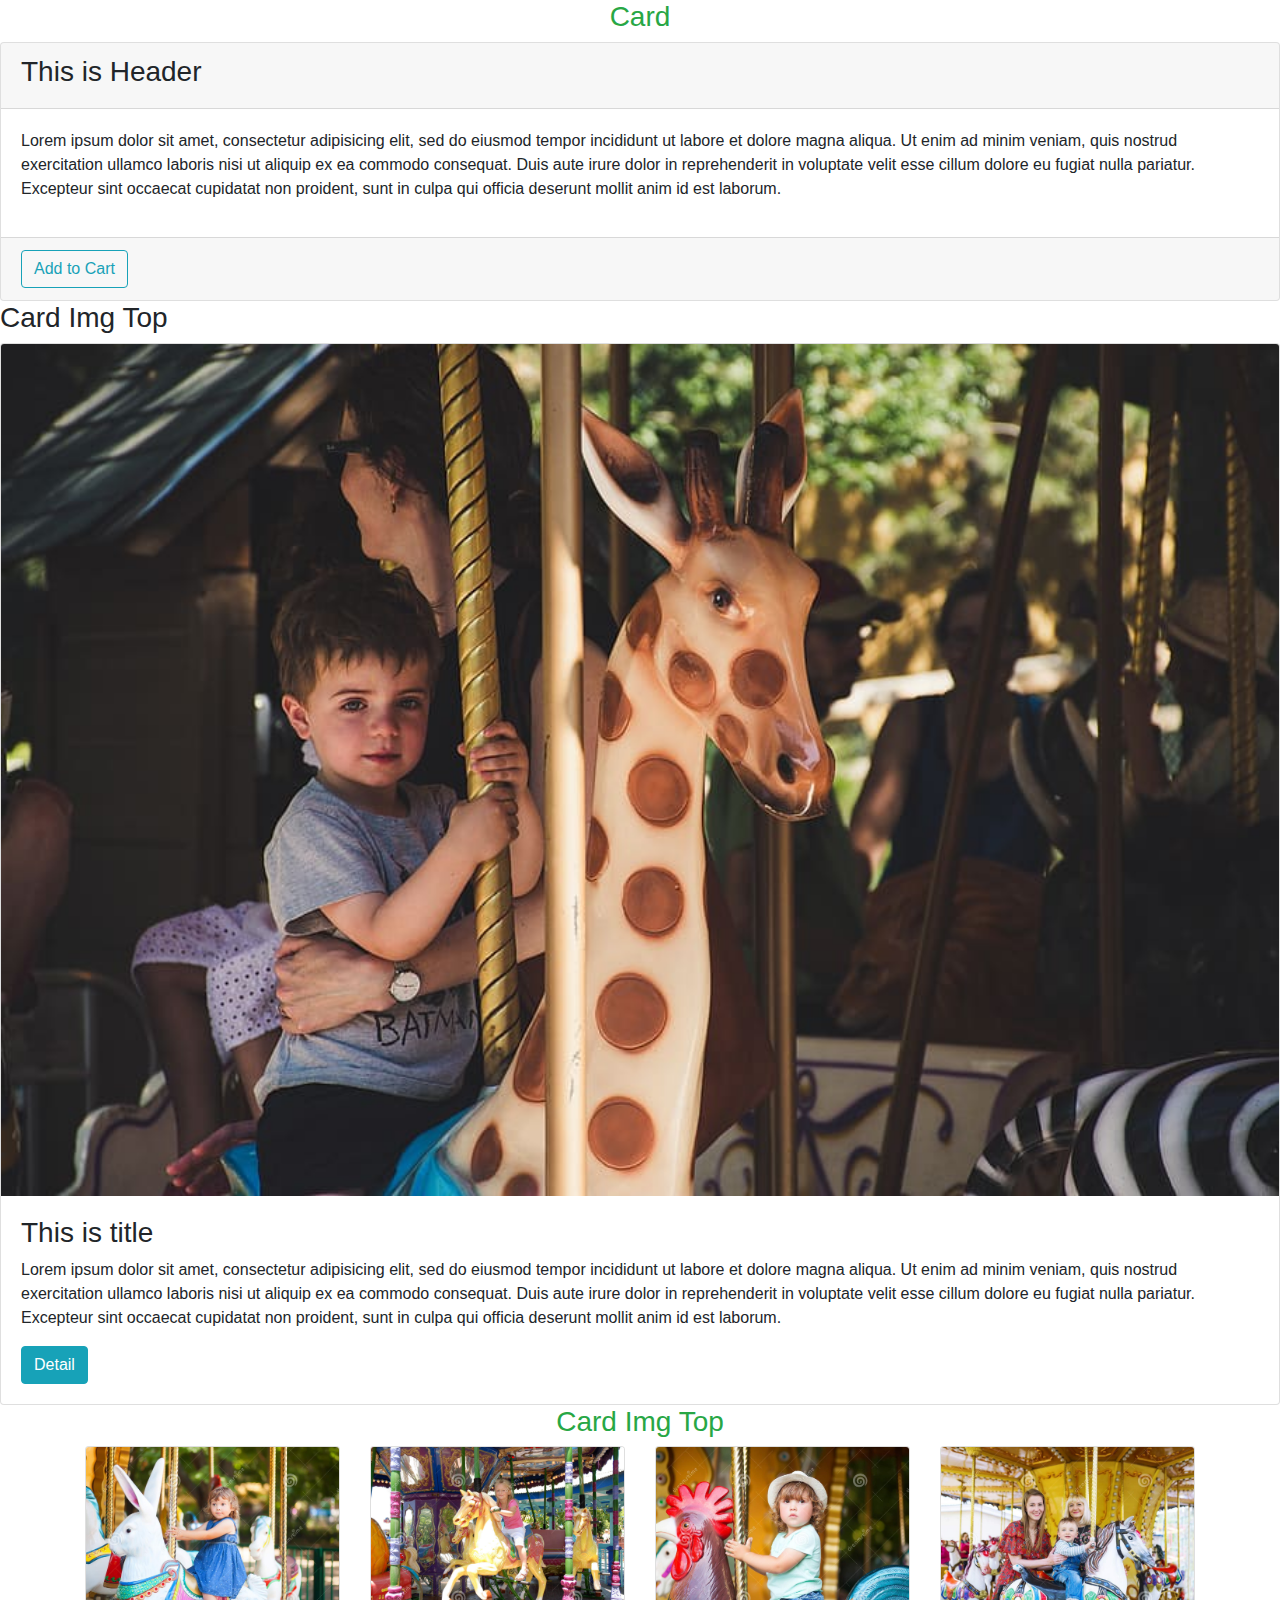
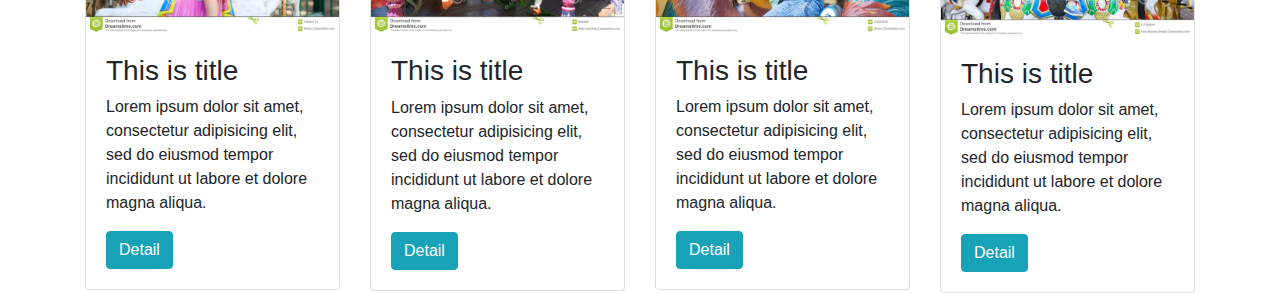
<file: card.html>
<!DOCTYPE html>
<html>
<head>
	<title></title>
	<link rel="stylesheet" type="text/css" href="boot/css/bootstrap.min.css">
</head>
<body>
	<h3 class="text-center text-success">Card</h3>
	<div class="card">
		<div class="card-header">
			<h3>This is Header</h3>
		</div>
		<div class="card-body">
			<p>Lorem ipsum dolor sit amet, consectetur adipisicing elit, sed do eiusmod
			tempor incididunt ut labore et dolore magna aliqua. Ut enim ad minim veniam,
			quis nostrud exercitation ullamco laboris nisi ut aliquip ex ea commodo
			consequat. Duis aute irure dolor in reprehenderit in voluptate velit esse
			cillum dolore eu fugiat nulla pariatur. Excepteur sint occaecat cupidatat non
			proident, sunt in culpa qui officia deserunt mollit anim id est laborum.</p>
		</div>
		<div class="card-footer">
			<button class="btn btn-outline-info">Add to Cart</button>
		</div>
	</div>
	<h3>Card Img Top</h3>
	<div class="card "><!-- w-25 h-25 -->
		<img src="img/c7.jpg" class="card-img-top">
		<div class="card-body" >
			<h3>This is title</h3>
			<p>Lorem ipsum dolor sit amet, consectetur adipisicing elit, sed do eiusmod
			tempor incididunt ut labore et dolore magna aliqua. Ut enim ad minim veniam,
			quis nostrud exercitation ullamco laboris nisi ut aliquip ex ea commodo
			consequat. Duis aute irure dolor in reprehenderit in voluptate velit esse
			cillum dolore eu fugiat nulla pariatur. Excepteur sint occaecat cupidatat non
			proident, sunt in culpa qui officia deserunt mollit anim id est laborum.</p>
			<button class="btn btn-info">Detail</button>
		</div>
	</div>
	<h3 class="text-center text-success">Card Img Top</h3>
	<div class="container">
		<div class="row">
			<div class="col-md-3">
				<div class="card "><!-- w-25 h-25 -->
					<img src="img/c10.jpg" class="card-img-top">
					<div class="card-body" >
						<h3>This is title</h3>
						<p>Lorem ipsum dolor sit amet, consectetur adipisicing elit, sed do eiusmod
						tempor incididunt ut labore et dolore magna aliqua. </p>
						<button class="btn btn-info">Detail</button>
					</div>
				</div>
			</div>
			<div class="col-md-3">
				<div class="card "><!-- w-25 h-25 -->
					<img src="img/c12.jpg" class="card-img-top">
					<div class="card-body" >
						<h3>This is title</h3>
						<p>Lorem ipsum dolor sit amet, consectetur adipisicing elit, sed do eiusmod
						tempor incididunt ut labore et dolore magna aliqua. </p>
						<button class="btn btn-info">Detail</button>
					</div>
				</div>
			</div>
			<div class="col-md-3">
				<div class="card "><!-- w-25 h-25 -->
					<img src="img/c11.jpg" class="card-img-top">
					<div class="card-body" >
						<h3>This is title</h3>
						<p>Lorem ipsum dolor sit amet, consectetur adipisicing elit, sed do eiusmod
						tempor incididunt ut labore et dolore magna aliqua. </p>
						<button class="btn btn-info">Detail</button>
					</div>
				</div>
			</div>
			<div class="col-md-3">
				<div class="card "><!-- w-25 h-25 -->
					<img src="img/c9.jpg" class="card-img-top">
					<div class="card-body" >
						<h3>This is title</h3>
						<p>Lorem ipsum dolor sit amet, consectetur adipisicing elit, sed do eiusmod
						tempor incididunt ut labore et dolore magna aliqua. </p>
						<button class="btn btn-info">Detail</button>
					</div>
				</div>
			</div>
		</div>
	</div>

	<script type="text/javascript" src="boot/js/jquery.min.js"></script>
	<script type="text/javascript" src="boot/js/bootstrap.bundle.min.js"></script>
</body>
</html>
</file>
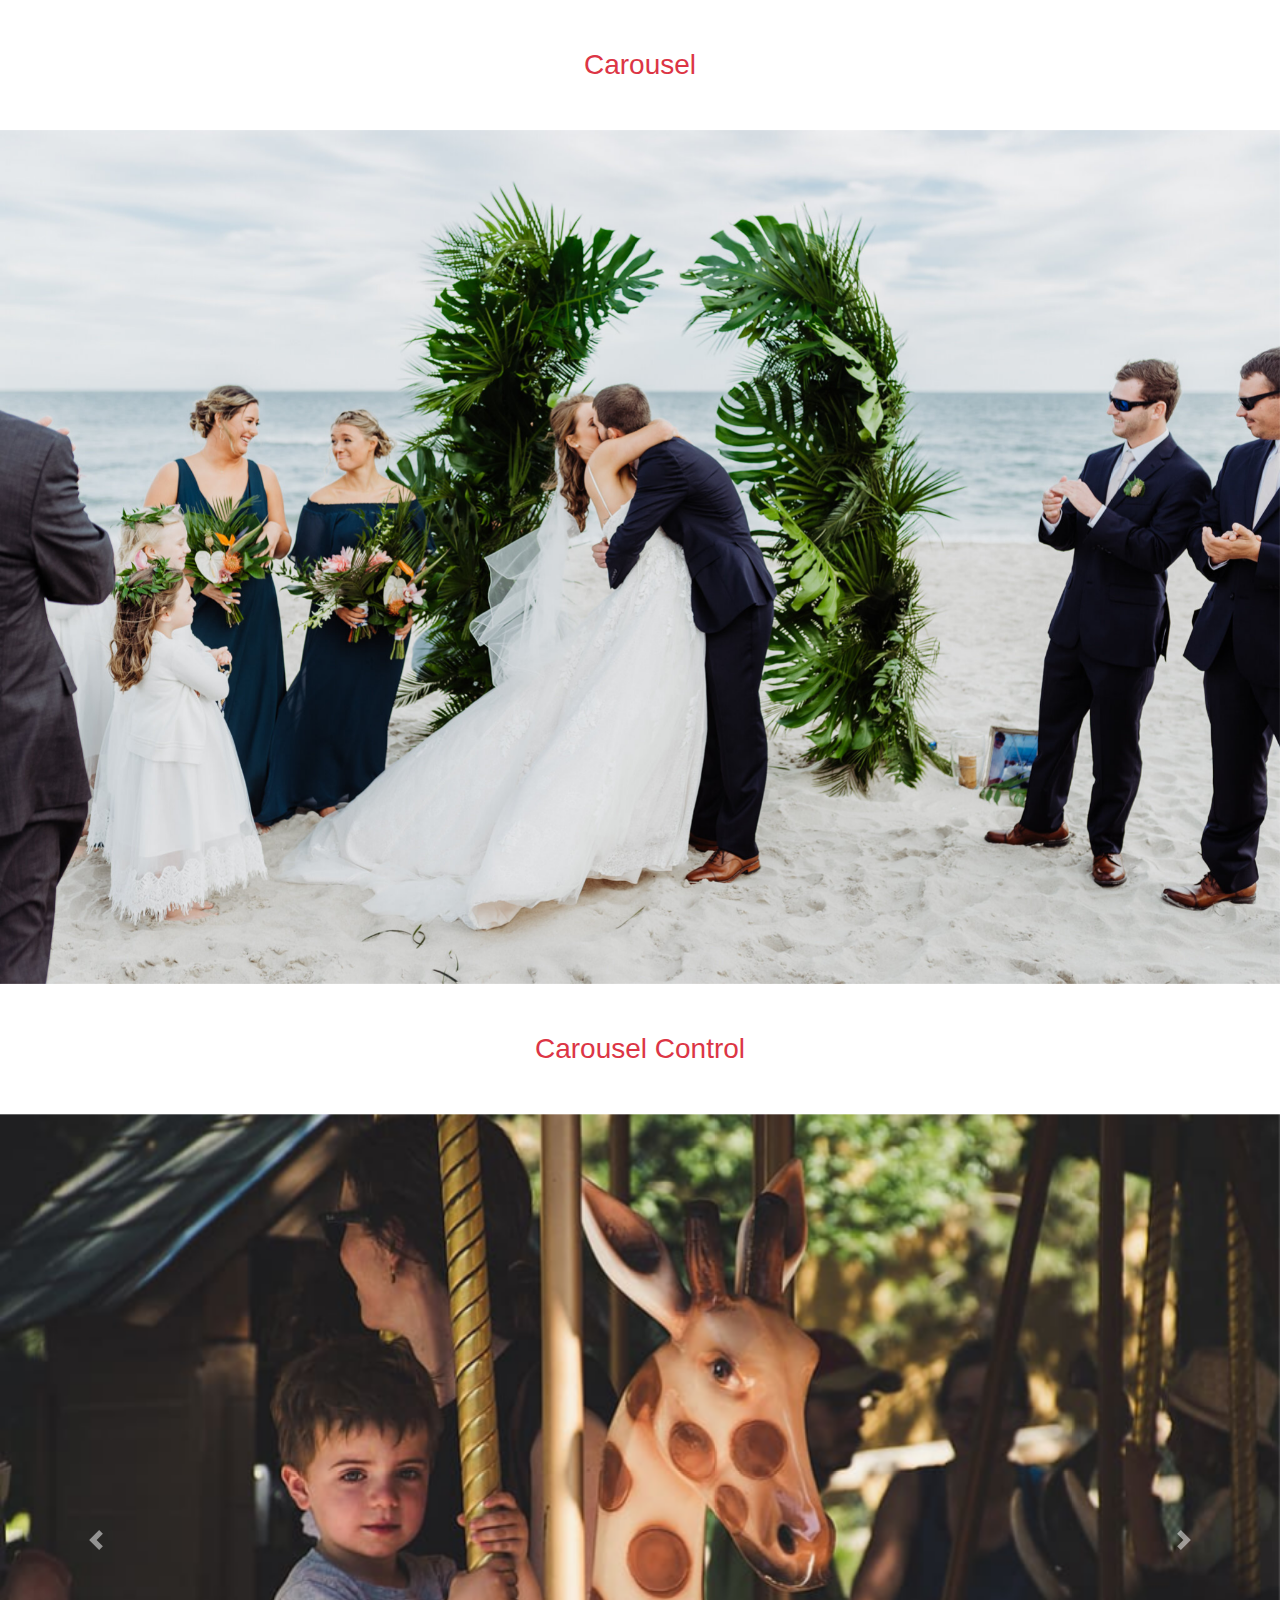
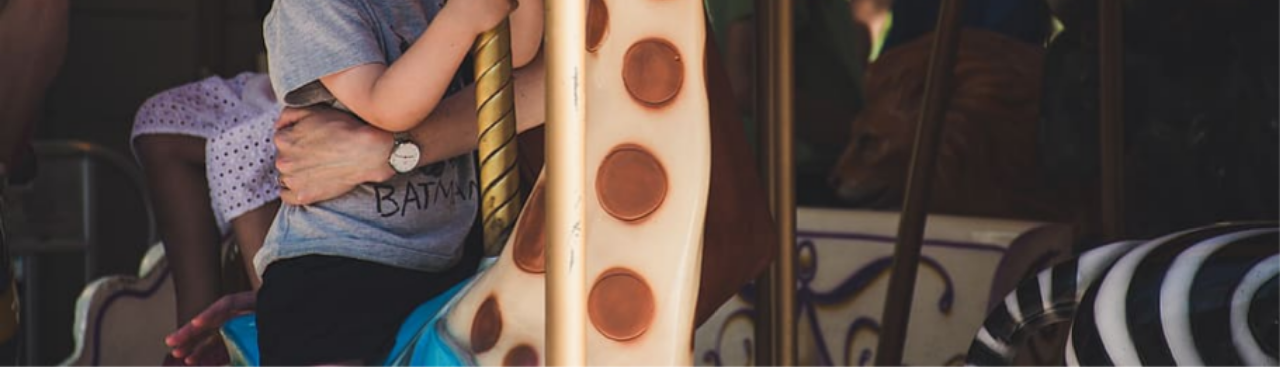
<file: carousel.html>
<!DOCTYPE html>
<html>
<head>
	<title>Carousel</title>
</head>
<body>
	<link rel="stylesheet" type="text/css" href="boot/css/bootstrap.min.css">
	<h3 class="text-center text-danger my-5">Carousel</h3>

	<div class="carousel slide" data-ride="carousel">
		<div class="carousel-inner">
			<div class="carousel-item active">
				<img src="img/c1.jpg" class="img-fluid" width="1500px" height="1000px">
			</div>
			<div class="carousel-item">
				<img src="img/c2.jpg" class="img-fluid"  width="1500px" height="1000px">
			</div>
			
		</div>
		
	</div>


	<!-- carousel control next pr -->
	<h3 class="text-center text-danger my-5">Carousel Control</h3>
	<div class="carousel slide" data-ride="carousel" id="Carousel">
		<div class="carousel-inner">
			<div class="carousel-item active">
				<img src="img/c7.jpg" class="img-fluid" width="100%" height="50px">
			</div>
			<div class="carousel-item">
				<img src="img/c8.jpg" class="img-fluid" width="100%" height="50px">
			</div>
			<div class="carousel-item">
				<img src="img/c9.jpg" class="img-fluid" width="100%" height="50px">
			</div>
			
		</div>
		<a href="#Carousel" class="carousel-control-prev" data-slide="prev">
			<span class="carousel-control-prev-icon"></span>
		</a>
		<a href="#Carousel" class="carousel-control-next" data-slide="next">
			<span class="carousel-control-next-icon"></span>
		</a>
	</div>



	<script type="text/javascript" src="boot/js/jquery.min.js"></script>
	<script type="text/javascript" src="boot/js/bootstrap.bundle.min.js"></script>
</body>
</html>
</file>
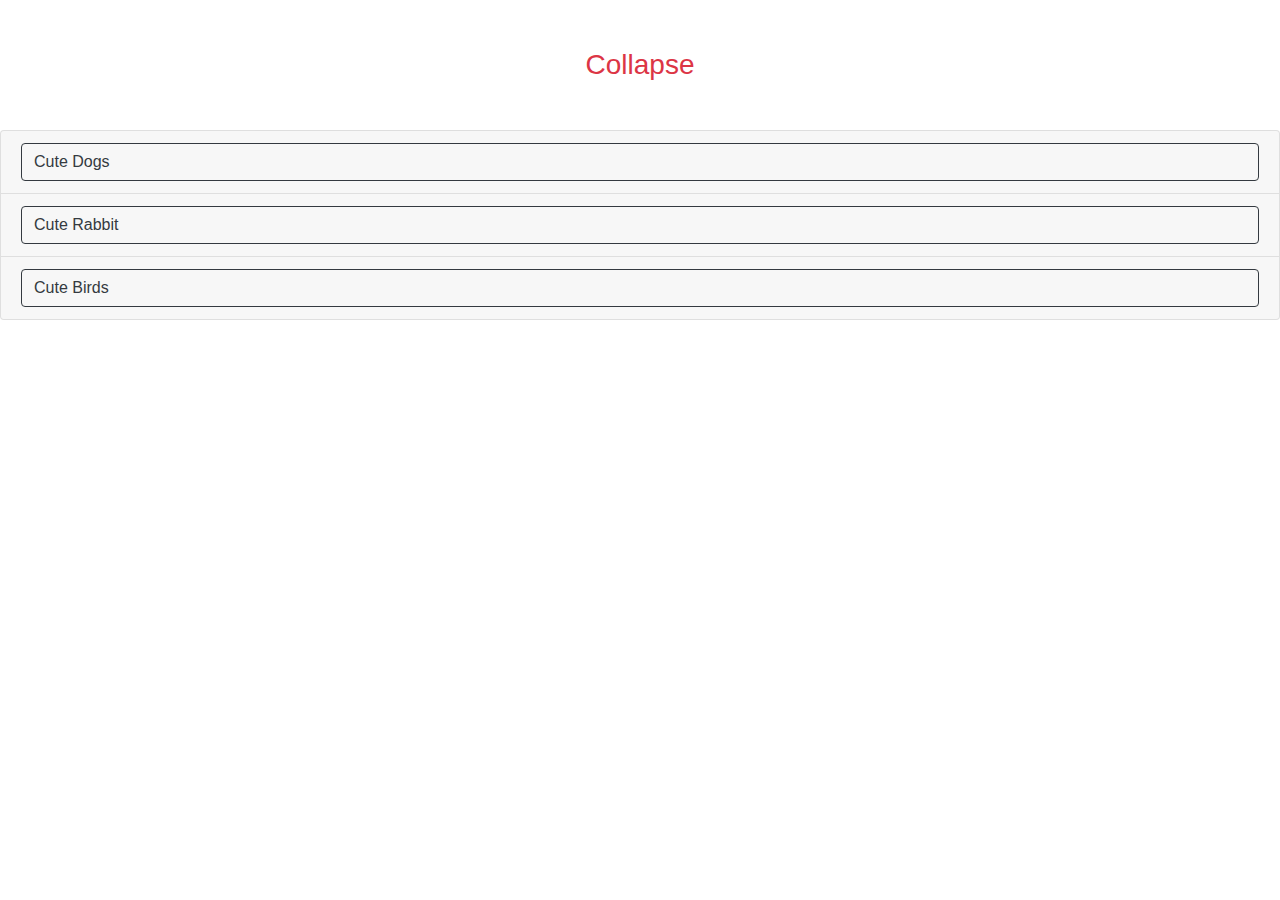
<file: collapase.html>
<!DOCTYPE html>
<html>
<head>
	<title>Collapse</title>
	<link rel="stylesheet" type="text/css" href="boot/css/bootstrap.min.css">
</head>
<body>
	<h3 class="text-center text-danger my-5">Collapse</h3>

	<div class="accordion" id="Accordion">
		<div class="card">
			<div class="card-header">
				<button class="btn btn-outline-dark btn-block text-left" data-target="#Collapse" data-toggle="collapse">Cute Dogs</button>
			</div>
			<div class="collapse" id="Collapse" data-parent="#Accordion">
				<div class="card-body">
					<p>Lorem ipsum dolor sit amet, consectetur adipisicing elit, sed do eiusmod
					tempor incididunt ut labore et dolore magna aliqua. Ut enim ad minim veniam,
					quis nostrud exercitation ullamco laboris nisi ut aliquip ex ea commodo
					consequat. Duis aute irure dolor in reprehenderit in voluptate velit esse
					cillum dolore eu fugiat nulla pariatur. Excepteur sint occaecat cupidatat non
					proident, sunt in culpa qui officia deserunt mollit anim id est laborum.</p>
					<img src="img/w6.jpg" height="100px">
				</div>
			</div>
		</div>
		<div class="card">
			<div class="card-header">
				<button class="btn btn-outline-dark btn-block text-left" data-target="#Collapse2" data-toggle="collapse">Cute Rabbit</button>
			</div>
			<div class="collapse" id="Collapse2" data-parent="#Accordion">
				<div class="card-body">
					<p>Lorem ipsum dolor sit amet, consectetur adipisicing elit, sed do eiusmod
					tempor incididunt ut labore et dolore magna aliqua. Ut enim ad minim veniam,
					quis nostrud exercitation ullamco laboris nisi ut aliquip ex ea commodo
					consequat. Duis aute irure dolor in reprehenderit in voluptate velit esse
					cillum dolore eu fugiat nulla pariatur. Excepteur sint occaecat cupidatat non
					proident, sunt in culpa qui officia deserunt mollit anim id est laborum.</p>
					<img src="img/w5.jpg" height="100px">
				</div>
			</div>
		</div>
		<div class="card">
			<div class="card-header">
				<button class="btn btn-outline-dark btn-block text-left" data-target="#Collapse3" data-toggle="collapse">Cute Birds</button>
			</div>
			<div class="collapse" id="Collapse3" data-parent="#Accordion">
				<div class="card-body">
					<p>Lorem ipsum dolor sit amet, consectetur adipisicing elit, sed do eiusmod
					tempor incididunt ut labore et dolore magna aliqua. Ut enim ad minim veniam,
					quis nostrud exercitation ullamco laboris nisi ut aliquip ex ea commodo
					consequat. Duis aute irure dolor in reprehenderit in voluptate velit esse
					cillum dolore eu fugiat nulla pariatur. Excepteur sint occaecat cupidatat non
					proident, sunt in culpa qui officia deserunt mollit anim id est laborum.</p>
					<img src="img/cb.jpg" height="100px">
				</div>
			</div>
		</div>
	</div>

	<script type="text/javascript" src="boot/js/jquery.min.js"></script>
	<script type="text/javascript" src="boot/js/bootstrap.bundle.min.js"></script>
</body>
</html>
</file>
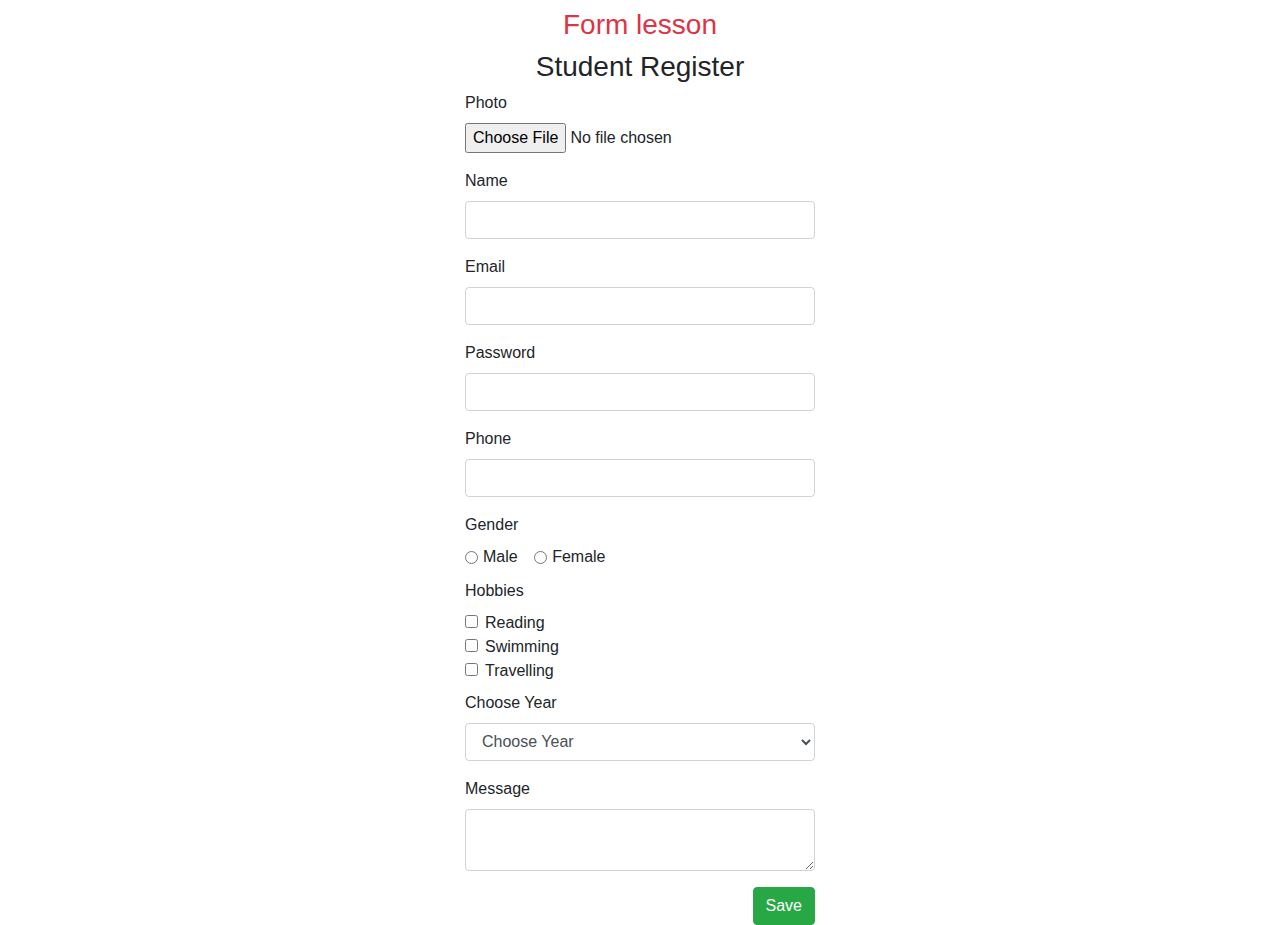
<file: form.html>
<!DOCTYPE html>
<html>
<head>
	<title>Form</title>
	<link rel="stylesheet" type="text/css" href="boot/css/bootstrap.min.css">
</head>
<body>
	<h3 class="text-center text-danger my-2">Form lesson</h3>
	<div class="container">
		<h3 class="text-center">Student Register</h3>
		<div class="row">
			<div class="offset-md-4 col-md-4">
				<form action="" method="" >
					<div class="form-group">
						<label>Photo</label>
						<input type="file" name="" class="form-control-file">
					</div>
					<div class="form-group">
						<label class="formcontrol">Name</label>
						<input type="text" name="" class="form-control">
					</div>
					<div class="form-group">
						<label>Email</label>
						<input type="email" name="" class="form-control">
					</div>
					<div class="form-group">
						<label>Password</label>
						<input type="password" name="" class="form-control">
					</div>
					<div class="form-group">
						<label for="phone">Phone</label>
						<input type="number" name="" class="form-control" id="phone">
					</div>
					<label class="d-block">Gender</label>
					<div class="form-check-inline">
						<input type="radio" name="gender" value="Male" id="Male" class="form-check-input">
						<label for="Male" class="form-check-label">Male</label>
					</div>
					<div class="form-check-inline">
						<input type="radio" name="gender" value="Female" id="Female" class="form-check-input">
						<label for="Female" class="form-check-label">Female</label>
					</div>
					<label class="d-block my-2">Hobbies</label>
					<div class="form-check">
						<input type="checkbox" name="" class="form-check-input" id="read">
						<label class="form-check-label" for="read">Reading</label>
					</div>
					<div class="form-check">
						<input type="checkbox" name="" class="form-check-input" id="swim">
						<label class="form-check-label" for="swim">Swimming</label>
					</div>
					<div class="form-check">
						<input type="checkbox" name="" class="form-check-input" id="travel">
						<label class="form-check-label" for="travel">Travelling</label>
					</div>
					<label class="my-2">Choose Year</label>
					<div class="form-group">
						<select class="form-control">
							<option>Choose Year</option>
							<option>First Year</option>
							<option>Second Year</option>
							<option>Third Year</option>
							<option>Fouth Year</option>
							<option>Final Year</option>
						</select>
					</div>
					<div class="form-group">
						<label>Message</label>
						<textarea class="form-control"></textarea>
					</div>
					<input type="submit" name="" class="btn btn-success float-right" value="Save" >
				</form>
			</div>
		</div>
	</div>

	<script type="text/javascript" src="boot/js/jquery.min.js"></script>
	<script type="text/javascript" src="boot/js/bootstrap.bundle.min.js"></script>
</body>
</html>
</file>
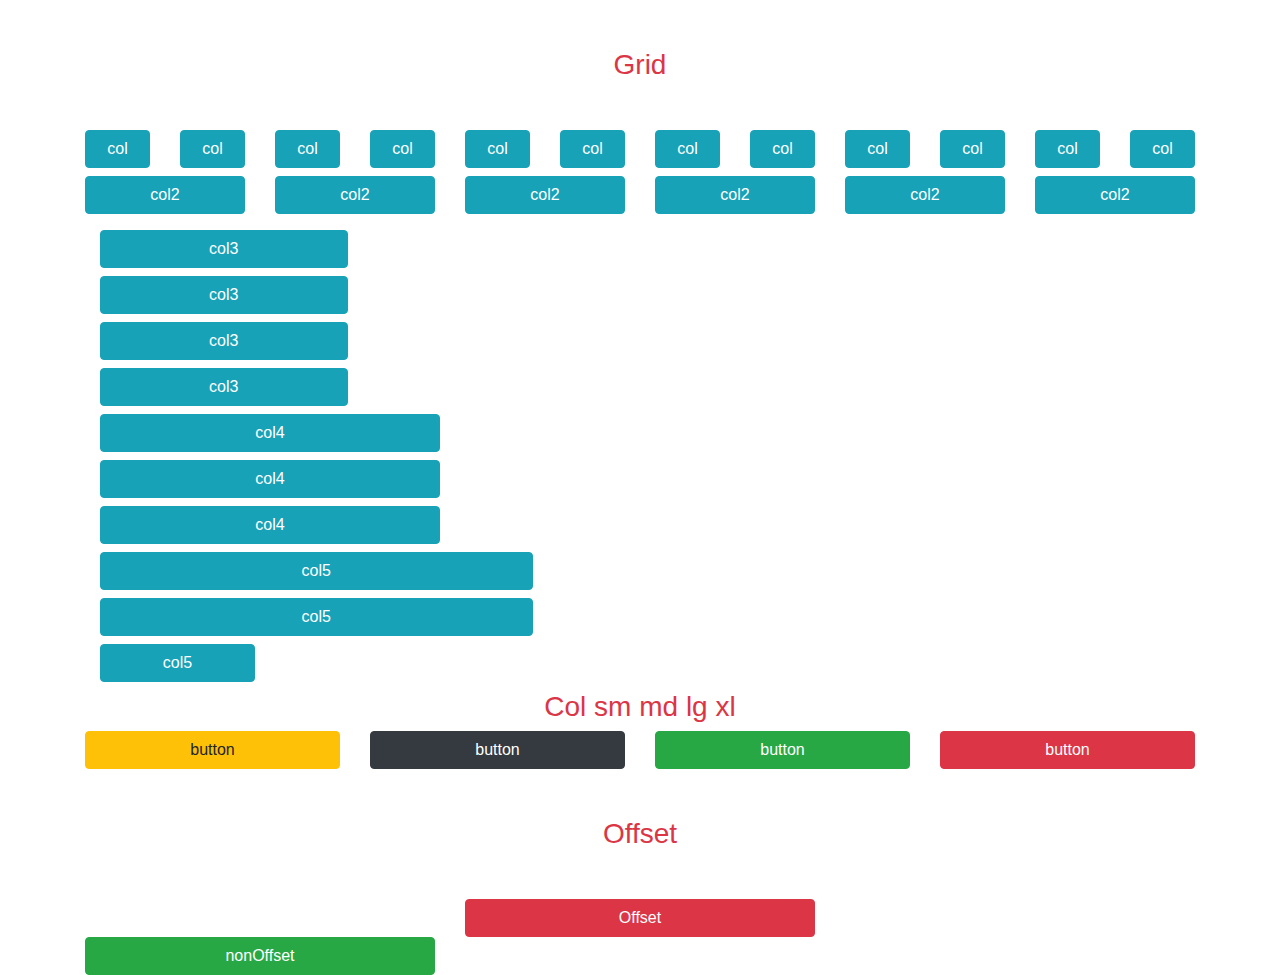
<file: grid.html>
<!DOCTYPE html>
<html>
<head>
	<title>Grid</title>
	<meta name="viewport" content="width=device-width, initial-scale=1, shrink-to-fit=no">
	<link rel="stylesheet" type="text/css" href="boot/css/bootstrap.min.css">
</head>
<body>
	<h3 class="text-danger text-center my-5">Grid</h3>
	<!-- row col -->
	<div class="container">
		<div class="row">
			<div class="col">
				<button class="btn btn-info btn-block">col</button>
			</div>
			<div class="col">
				<button class="btn btn-info btn-block">col</button>
			</div>
			<div class="col">
				<button class="btn btn-info btn-block">col</button>
			</div>
			<div class="col">
				<button class="btn btn-info btn-block">col</button>
			</div>
			<div class="col">
				<button class="btn btn-info btn-block">col</button>
			</div>
			<div class="col">
				<button class="btn btn-info btn-block">col</button>
			</div>
			<div class="col">
				<button class="btn btn-info btn-block">col</button>
			</div>
			<div class="col">
				<button class="btn btn-info btn-block">col</button>
			</div>
			<div class="col">
				<button class="btn btn-info btn-block">col</button>
			</div>
			<div class="col">
				<button class="btn btn-info btn-block">col</button>
			</div>
			<div class="col">
				<button class="btn btn-info btn-block">col</button>
			</div>
			<div class="col">
				<button class="btn btn-info btn-block">col</button>
			</div>
		</div>
		<div class="row">
			<div class="col-2 my-2">
				<button class="btn btn-info btn-block">col2</button>
			</div>
			<div class="col-2 my-2">
				<button class="btn btn-info btn-block">col2</button>
			</div>
			<div class="col-2 my-2">
				<button class="btn btn-info btn-block">col2</button>
			</div>
			<div class="col-2 my-2">
				<button class="btn btn-info btn-block">col2</button>
			</div>
			<div class="col-2 my-2">
				<button class="btn btn-info btn-block">col2</button>
			</div>
			<div class="col-2 my-2">
				<button class="btn btn-info btn-block">col2</button>
			</div>
			</div>
			<div class="col-3 my-2">
				<button class="btn btn-info btn-block">col3</button4>
			</div>
			<div class="col-3 my-2">
				<button class="btn btn-info btn-block">col3</button>
			</div>
			<div class="col-3 my-2">
				<button class="btn btn-info btn-block">col3</button>
			</div>
			<div class="col-3 my-2">
				<button class="btn btn-info btn-block">col3</button>
			</div>
			<div class="col-4 my-2">
				<button class="btn btn-info btn-block">col4</button>
			</div>
			<div class="col-4 my-2">
				<button class="btn btn-info btn-block">col4</button>
			</div>
			<div class="col-4 my-2">
				<button class="btn btn-info btn-block">col4</button>
			</div>
			<div class="col-5 my-2">
				<button class="btn btn-info btn-block">col5</button>
			</div>
			<div class="col-5 my-2">
				<button class="btn btn-info btn-block">col5</button>
			</div>
			<div class="col-2 my-2">
				<button class="btn btn-info btn-block">col5</button>
			</div>




		</div>
	</div>
	<h3 class="text-center text-danger">Col sm md lg xl</h3>
	<div class="container">
		<div class="row">
			<div class="col-sm-6 col-md-4 col-lg-3">
				<button class="btn btn-warning btn-block">button</button>
			</div>
			<div class="col-sm-6 col-md-4 col-lg-3">
				<button class="btn btn-dark btn-block">button</button>
			</div>
			<div class="col-sm-6 col-md-4 col-lg-3">
				<button class="btn btn-success btn-block">button</button>
			</div>
			<div class="col-sm-6 col-md-4 col-lg-3">
				<button class="btn btn-danger btn-block">button</button>
			</div>
		</div>
	</div>
	<h3 class="text-danger text-center  my-5">Offset</h3>
	<div class="container">
		<div class="row">
			<div class="offset-md-4 col-md-4">
				<button class="btn btn-danger btn-block">Offset</button>
			</div>
			
		</div>
		<div class="row">
			<div class=" col-md-4">
				<button class="btn btn-success btn-block">nonOffset</button>
			</div>
			
		</div>
	</div>



	<script type="text/javascript" src="boot/js/jquery.min.js"></script>
	<script type="text/javascript" src="boot/js/bootstrap.bundle.min.js"></script>
</body>
</html>
</file>
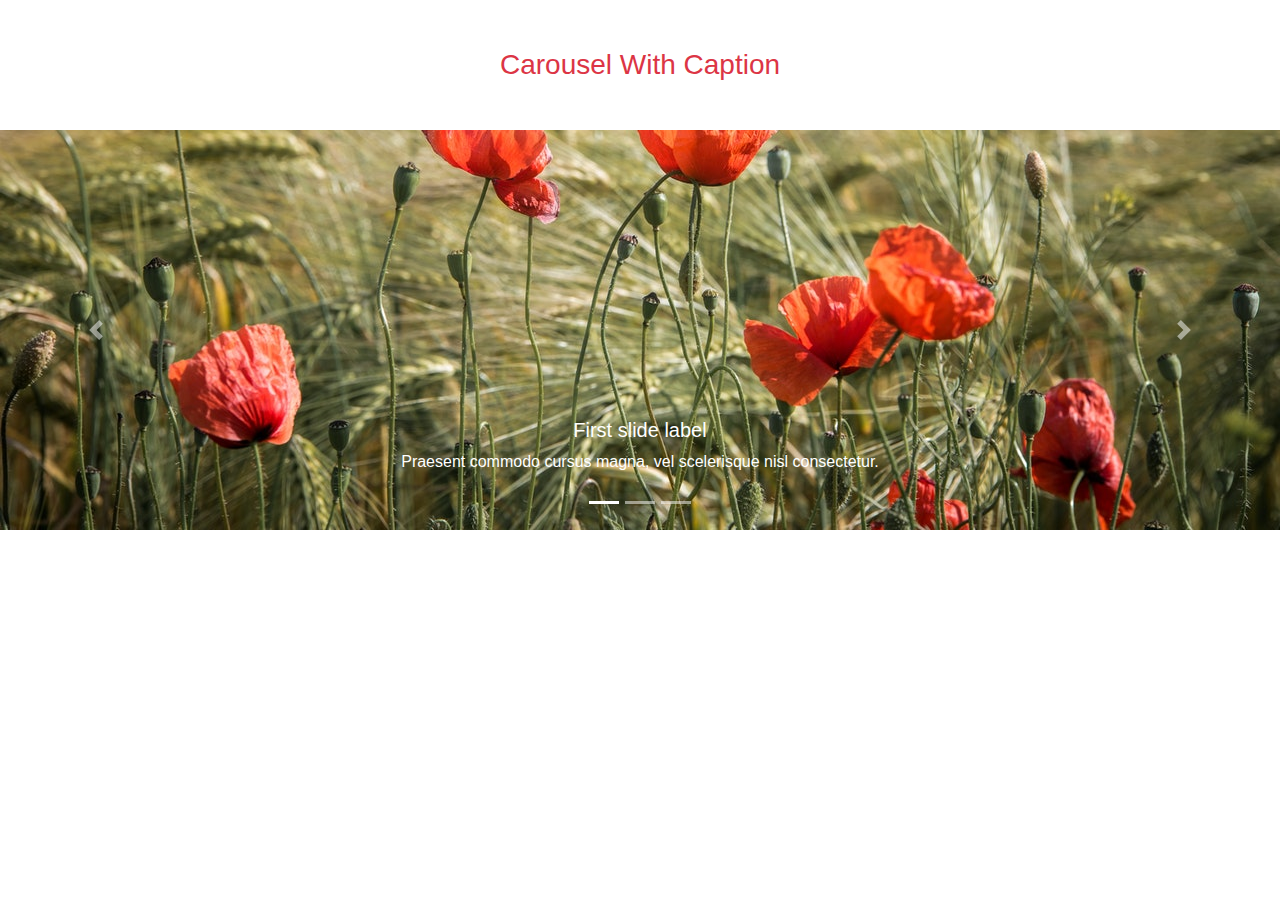
<file: hwcc.html>
<!DOCTYPE html>
<html>
<head>
	<title></title>
	<link rel="stylesheet" type="text/css" href="boot/css/bootstrap.min.css">
</head>
<body>
	<h3 class="text-center text-danger my-5">Carousel With Caption</h3>
	<div id="carouselExampleCaptions" class="carousel slide" data-ride="carousel" >
		<ol class="carousel-indicators">
    		<li data-target="#carouselExampleCaptions" data-slide-to="0" class="active"></li>
    		<li data-target="#carouselExampleCaptions" data-slide-to="1"></li>
    		<li data-target="#carouselExampleCaptions" data-slide-to="2"></li>
 		</ol>
		<div class="carousel-inner">
			<div class="carousel-item active">
				<img src="img/w8.jpg" class="img-fluid" width="100%" height="50px">
				<div class="carousel-caption d-none d-md-block">
        			<h5>First slide label</h5>
        			<p>Praesent commodo cursus magna, vel scelerisque nisl consectetur.</p>
      			</div>
			</div>
			<div class="carousel-item">
				<img src="img/w9.jpg" class="img-fluid" width="100%" height="50px">
				<div class="carousel-caption d-none d-md-block">
        			<h5>Second slide label</h5>
        			<p>Praesent commodo cursus magna, vel scelerisque nisl consectetur.</p>
      			</div>
			</div>
			<div class="carousel-item">
				<img src="img/w10.jpg" class="img-fluid" width="100%" height="50px">
				<div class="carousel-caption d-none d-md-block">
        			<h5>Third slide label</h5>
        			<p>Praesent commodo cursus magna, vel scelerisque nisl consectetur.</p>
      			</div>
			</div>
			
		</div>
		<a href="#carouselExampleCaptions" class="carousel-control-prev" data-slide="prev">
			<span class="carousel-control-prev-icon"></span>
		</a>
		<a href="#carouselExampleCaptions" class="carousel-control-next" data-slide="next">
			<span class="carousel-control-next-icon"></span>
		</a>
	</div><script type="text/javascript" src="boot/js/jquery.min.js"></script>
	<script type="text/javascript" src="boot/js/bootstrap.bundle.min.js"></script>



</body>
</html>
</file>
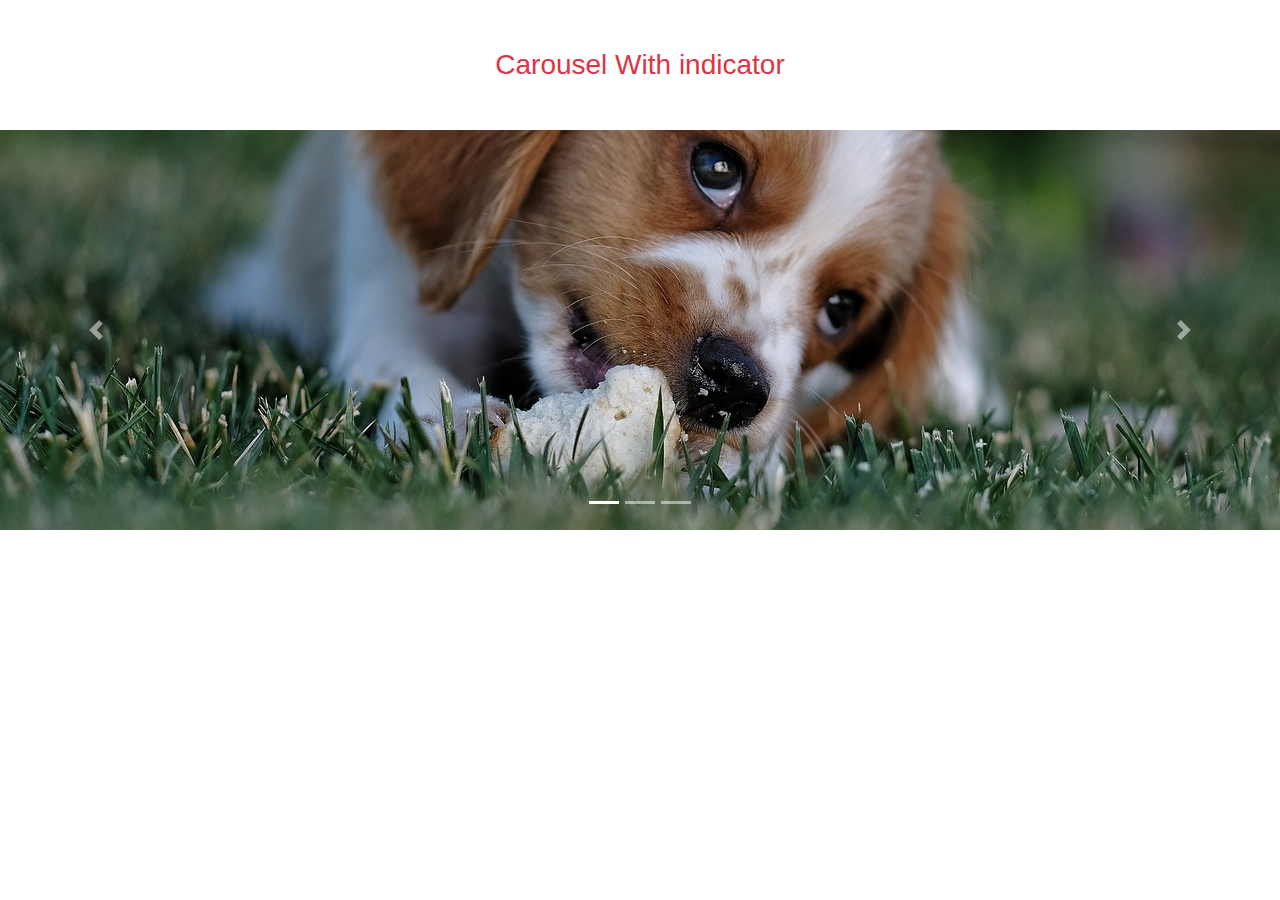
<file: hwci.html>
<!DOCTYPE html>
<html>
<head>
	<title></title>
	<link rel="stylesheet" type="text/css" href="boot/css/bootstrap.min.css">
</head>
<body>
	<h3 class="text-center text-danger my-5">Carousel With indicator</h3>
	<div id="carouselExampleIndicators" class="carousel slide" data-ride="carousel" >
		<ol class="carousel-indicators">
    		<li data-target="#carouselExampleIndicators" data-slide-to="0" class="active"></li>
    		<li data-target="#carouselExampleIndicators" data-slide-to="1"></li>
    		<li data-target="#carouselExampleIndicators" data-slide-to="2"></li>
 		</ol>
		<div class="carousel-inner">
			<div class="carousel-item active">
				<img src="img/w4.jpg" class="img-fluid" width="100%" height="50px">
			</div>
			<div class="carousel-item">
				<img src="img/w5.jpg" class="img-fluid" width="100%" height="50px">
			</div>
			<div class="carousel-item">
				<img src="img/w6.jpg" class="img-fluid" width="100%" height="50px">
			</div>
			
		</div>
		<a href="#carouselExampleIndicators" class="carousel-control-prev"  data-slide="prev">
			<span class="carousel-control-prev-icon"></span>
		</a>
		<a href="#carouselExampleIndicators" class="carousel-control-next" href="#carouselExampleIndicators" data-slide="next">
			<span class="carousel-control-next-icon"></span>
		</a>
	</div><script type="text/javascript" src="boot/js/jquery.min.js"></script>
	<script type="text/javascript" src="boot/js/bootstrap.bundle.min.js"></script>



</body>
</html>
</file>
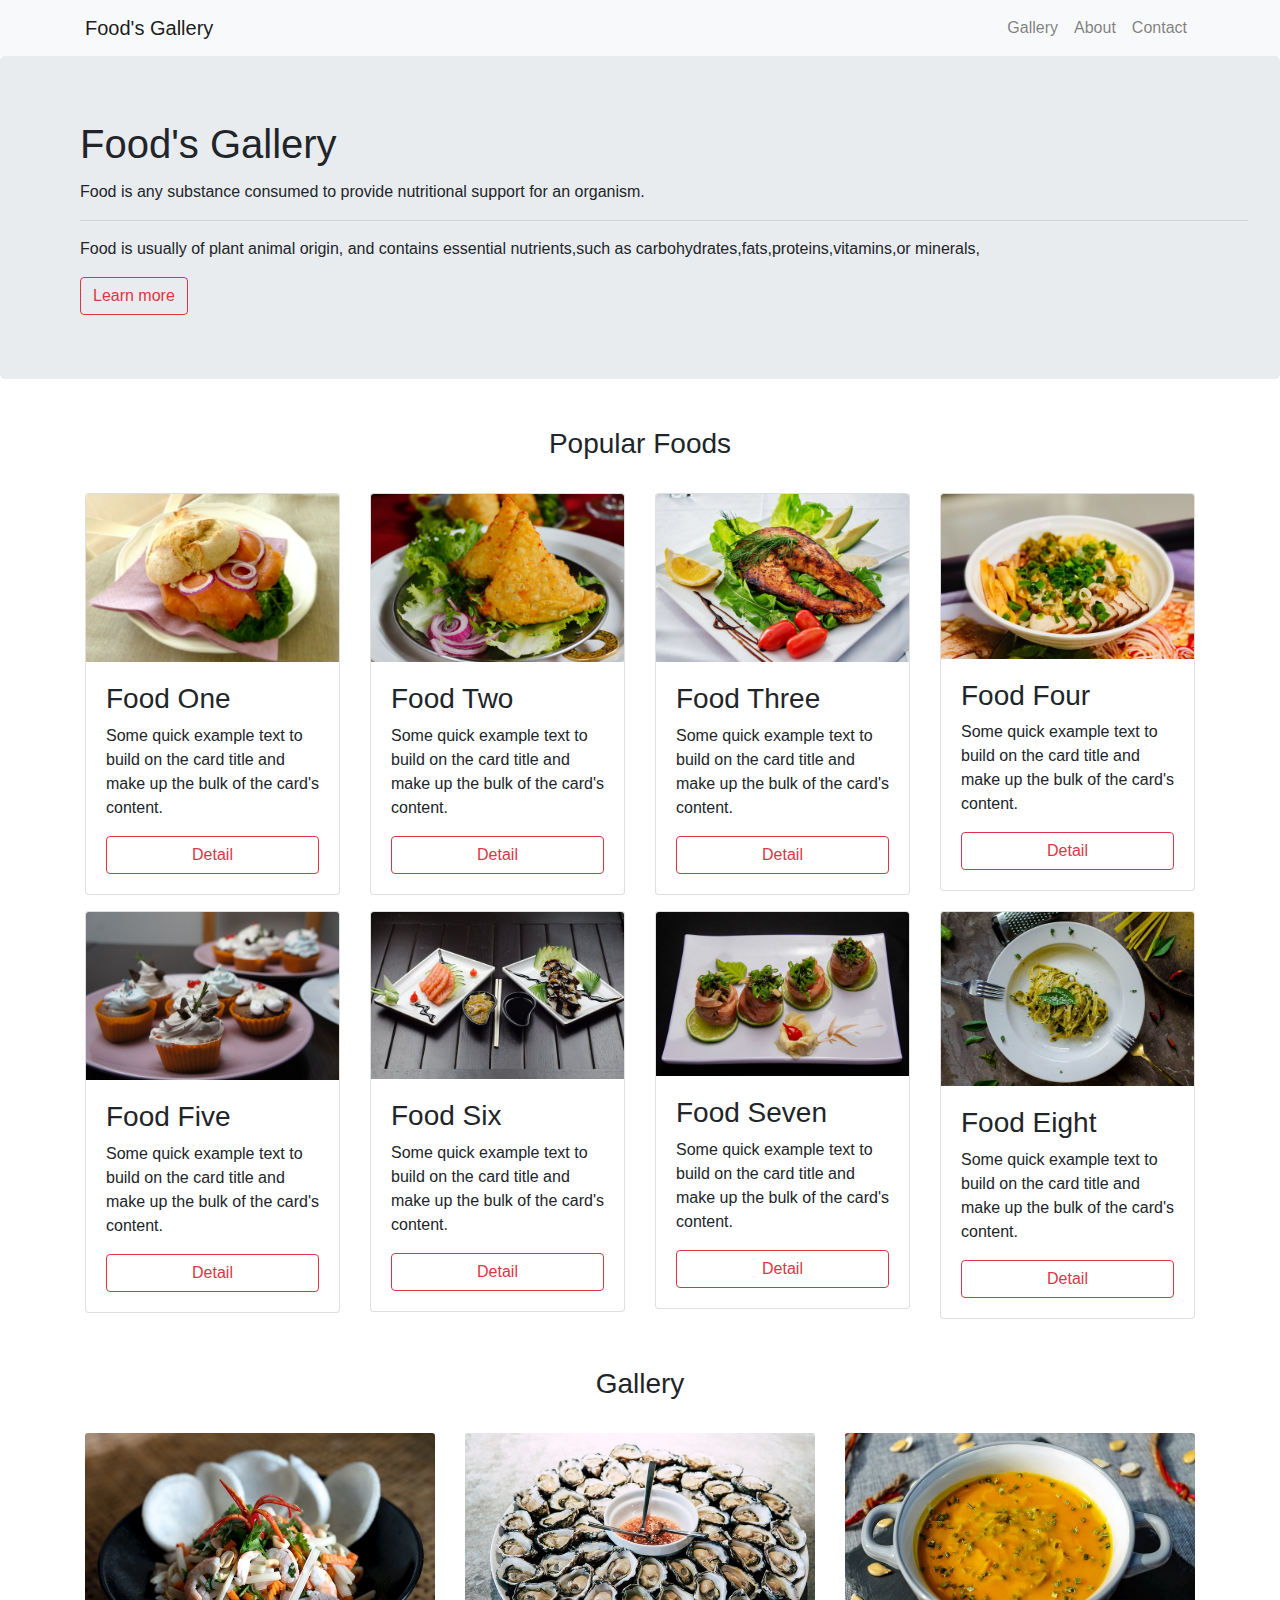
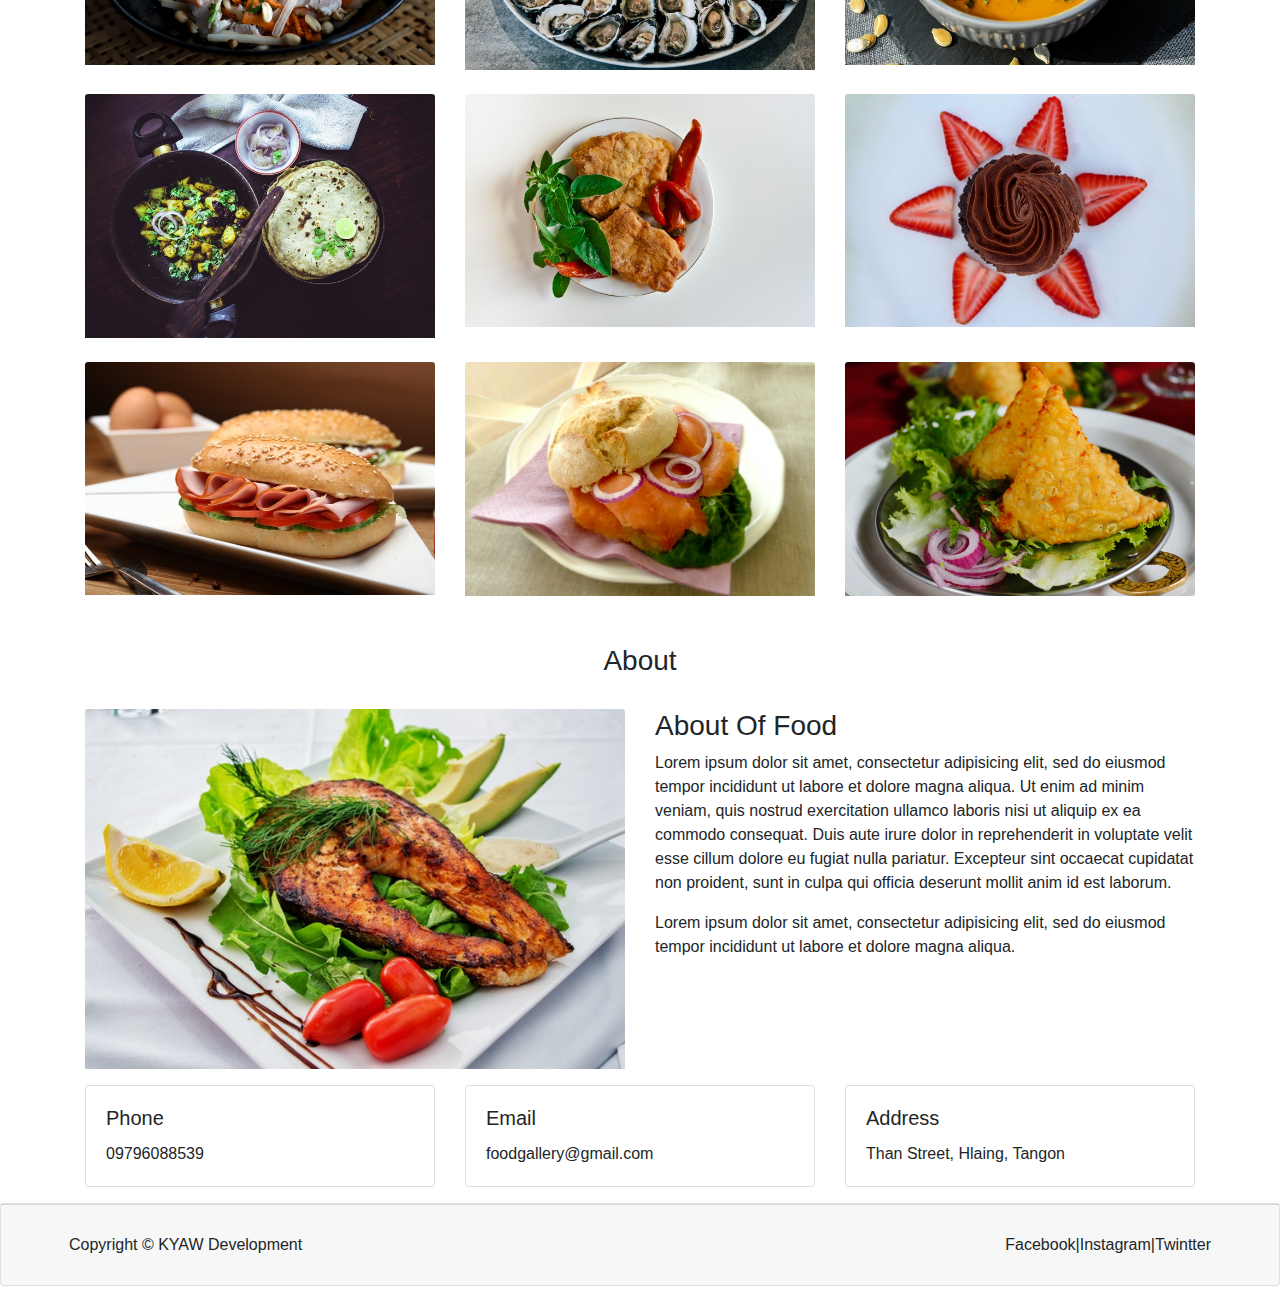
<file: hwf.html>
<!DOCTYPE html>
<html>
<head>
	<title>Food's Gallery</title>
	<meta name="viewport" content="width=device-width, initial-scale=1, shrink-to-fit=no">
	<link rel="stylesheet" type="text/css" href="boot/css/bootstrap.min.css">
</head>
<body>
	<nav class="navbar navbar-expand-lg bg-light navbar-light">
		<div class="container">
			<a href="" class="navbar-brand">Food's Gallery</a>
			<button class="navbar-toggler" data-toggle="collapse" data-target="#Navbar">
				<span class="navbar-toggler-icon"></span>
			</button>
			<div class="collapse navbar-collapse" id="Navbar">
				<ul class="navbar-nav ml-auto" >
					<li class="nav-item"><a href="" class="nav-link">Gallery</a></li>
					<li class="nav-item"><a href="" class="nav-link">About</a></li>
					<li class="nav-item"><a href="" class="nav-link">Contact</a></li>
				</ul>
			</div>
		</div>
	</nav>
	<div class="jumbotron">
		<div class="pl-5">
			<h1 class="display-5 pb-1">Food's Gallery</h1>
			<p>Food is any substance consumed to provide nutritional support for an organism.</p>
			<hr>
			<p>Food is usually of plant animal origin, and contains essential nutrients,such as carbohydrates,fats,proteins,vitamins,or minerals,</p>
			<button class="btn btn-outline-danger">Learn more</button>
		</div>
	</div>
	<h3 class="text-center pb-4 mt-5">Popular Foods</h3>
	<div class="container">
		<div class="row">
			<div class="col-md-3">
				<div class="card "><!-- w-25 h-25 -->
					<img src="img/food/f12.jpg" class="card-img-top">
					<div class="card-body" >
						<h3>Food One</h3>
						<p>Some quick example text to build on the card title and make up the bulk of the card's content.</p>
						<button class="btn btn-outline-danger btn-block" >Detail</button>
					</div>
				</div>
			</div>
			<div class="col-md-3">
				<div class="card "><!-- w-25 h-25 -->
					<img src="img/food/f2.jpg" class="card-img-top">
					<div class="card-body" >
						<h3>Food Two</h3>
						<p>Some quick example text to build on the card title and make up the bulk of the card's content.</p>
						<button class="btn btn-outline-danger btn-block" >Detail</button>
					</div>
				</div>
			</div>
			<div class="col-md-3">
				<div class="card "><!-- w-25 h-25 -->
					<img src="img/food/f1.jpg" class="card-img-top">
					<div class="card-body" >
						<h3>Food Three</h3>
						<p>Some quick example text to build on the card title and make up the bulk of the card's content.</p>
						<button class="btn btn-outline-danger btn-block" >Detail</button>
					</div>
				</div>
			</div>
			<div class="col-md-3">
				<div class="card "><!-- w-25 h-25 -->
					<img src="img/food/f6.jpg" class="card-img-top">
					<div class="card-body" >
						<h3>Food Four</h3>
						<p>Some quick example text to build on the card title and make up the bulk of the card's content.</p>
						<button class="btn btn-outline-danger btn-block" >Detail</button>
					</div>
				</div>
			</div>
		</div>

	</div>
	<div class="container mt-3">
		<div class="row">
			<div class="col-md-3">
				<div class="card "><!-- w-25 h-25 -->
					<img src="img/food/f16.jpg" class="card-img-top">
					<div class="card-body" >
						<h3>Food Five</h3>
						<p>Some quick example text to build on the card title and make up the bulk of the card's content.</p>
						<button class="btn btn-outline-danger btn-block" >Detail</button>
					</div>
				</div>
			</div>
			<div class="col-md-3">
				<div class="card "><!-- w-25 h-25 -->
					<img src="img/food/f19.jpg" class="card-img-top">
					<div class="card-body" >
						<h3>Food Six</h3>
						<p>Some quick example text to build on the card title and make up the bulk of the card's content.</p>
						<button class="btn btn-outline-danger btn-block" >Detail</button>
					</div>
				</div>
			</div>
			<div class="col-md-3">
				<div class="card "><!-- w-25 h-25 -->
					<img src="img/food/f11.jpg" class="card-img-top">
					<div class="card-body" >
						<h3>Food Seven</h3>
						<p>Some quick example text to build on the card title and make up the bulk of the card's content.</p>
						<button class="btn btn-outline-danger btn-block" >Detail</button>
					</div>
				</div>
			</div>
			<div class="col-md-3">
				<div class="card "><!-- w-25 h-25 -->
					<img src="img/food/f9.jpg" class="card-img-top">
					<div class="card-body" >
						<h3>Food Eight</h3>
						<p>Some quick example text to build on the card title and make up the bulk of the card's content.</p>
						<button class="btn btn-outline-danger btn-block" >Detail</button>
					</div>
				</div>
			</div>
		</div>
	</div>
	<h3 class="text-center pb-4 mt-5">Gallery</h3>
	<div class="container">
		<div class="row">
			<div class="col-md-4">
				<img src="img/food/g1.jpg" class="card-img-top">
			</div>
			<div class="col-md-4">
				<img src="img/food/g2.jpg" class="card-img-top">
			</div>
			<div class="col-md-4">
				<img src="img/food/g3.jpg" class="card-img-top">
			</div>
		</div>
	</div>
	<div class="container mt-4">
		<div class="row">
			<div class="col-md-4">
				<img src="img/food/g4.jpg" class="card-img-top">
			</div>
			<div class="col-md-4">
				<img src="img/food/g5.jpg" class="card-img-top">
			</div>
			<div class="col-md-4">
				<img src="img/food/gg.jpg" class="card-img-top">
			</div>
		</div>
	</div>
	<div class="container mt-4">
		<div class="row">
			<div class="col-md-4">
				<img src="img/food/f5.jpg" class="card-img-top">
			</div>
			<div class="col-md-4">
				<img src="img/food/f12.jpg" class="card-img-top">
			</div>
			<div class="col-md-4">
				<img src="img/food/f2.jpg" class="card-img-top">
			</div>
		</div>
	</div>
	<h3 class="text-center pb-4 mt-5">About</h3>
	<div class="container">
		<div class="row">
			<div class="col-md-6">
				<img src="img/food/f1.jpg" class="card-img-top">
			</div>
			<div class="col-md-6">
				<h3>About Of Food</h3>
				<p>Lorem ipsum dolor sit amet, consectetur adipisicing elit, sed do eiusmod
				tempor incididunt ut labore et dolore magna aliqua. Ut enim ad minim veniam,
				quis nostrud exercitation ullamco laboris nisi ut aliquip ex ea commodo
				consequat. Duis aute irure dolor in reprehenderit in voluptate velit esse
				cillum dolore eu fugiat nulla pariatur. Excepteur sint occaecat cupidatat non
				proident, sunt in culpa qui officia deserunt mollit anim id est laborum.</p>
				<p>Lorem ipsum dolor sit amet, consectetur adipisicing elit, sed do eiusmod
				tempor incididunt ut labore et dolore magna aliqua. </p>
			</div>
		</div>
	</div>
	<div class="container mt-3" >
		<div class="row">
			<div class="col-md-4">
				<div class="card">
  					<div class="card-body">
    					<h5 class="card-title">Phone</h5>
    					<p class="card-text">09796088539</p>
  					</div>
				</div>
			</div>
			<div class="col-md-4">
				<div class="card">
  					<div class="card-body">
    					<h5 class="card-title">Email</h5>
    					<p class="card-text">foodgallery@gmail.com</p>
  					</div>
				</div>
			</div>
			<div class="col-md-4">
				<div class="card">
  					<div class="card-body">
    					<h5 class="card-title">Address</h5>
    					<p class="card-text">Than Street, Hlaing, Tangon</p>
  					</div>
				</div>
			</div>
		</div>
	</div>
	<!-- <div class="footer my-3 bg-light footer-light">
		<p class="pl-5 d-inline">Copyright &copy; KYAW Development</p><p class="float-right mr-5">Facebook|Instagram|Twintter</p>

	</div> -->
	<div class="card my-3">
		<div class="card-footer">
			<div class="pt-3">
				<p class="pl-5 d-inline pt-1">Copyright &copy; KYAW Development</p><p class="float-right mr-5">Facebook|Instagram|Twintter</p>
			</div>
		</div>
	</div>

	<script type="text/javascript" src="boot/js/jquery.min.js"></script>
	<script type="text/javascript" src="boot/js/bootstrap.bundle.min.js"></script>
</body>
</html>
</file>
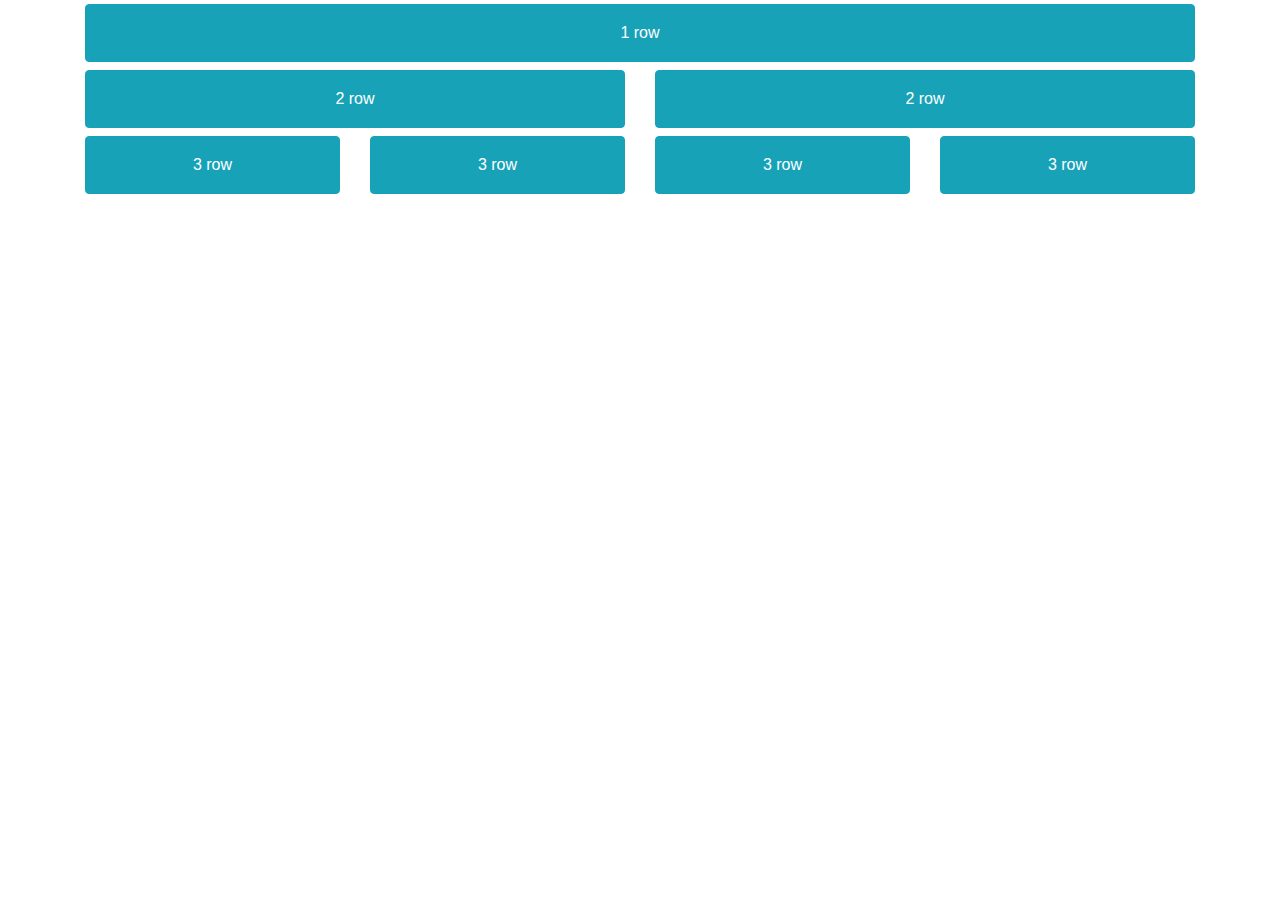
<file: hwgrid.html>
<!DOCTYPE html>
<html>
<head>
	<title></title>
	<meta name="viewport" content="width=device-width, initial-scale=1, shrink-to-fit=no">
	<link rel="stylesheet" type="text/css" href="boot/css/bootstrap.min.css">
</head>
<body>
	<div class="container">
		<div class="row">
			<div class="col-12 my-1">
				<button class="btn btn-info btn-block p-3">1 row</button>
			</div>
			<div class="col-md-6 col-lg-6 my-1">
				<button class="btn btn-info btn-block p-3">2 row</button>
			</div>
			<div class="col-md-6 col-lg-6 my-1" >
				<button class="btn btn-info btn-block p-3">2 row</button>
			</div>
			<div class="col-sm-6 col-md-6 col-lg-3 my-1" >
				<button class="btn btn-info btn-block p-3">3 row</button>
			</div>
			<div class="col-sm-6 col-md-6 col-lg-3 my-1">
				<button class="btn btn-info btn-block p-3">3 row</button>
			</div>
			<div class="col-sm-6 col-md-6 col-lg-3 my-1">
				<button class="btn btn-info btn-block p-3">3 row</button>
			</div>
			<div class="col-sm-6 col-md-6 col-lg-3 my-1">
				<button class="btn btn-info btn-block p-3">3 row</button>
			</div>
		</div>
	</div>


	<script type="text/javascript" src="boot/js/jquery.min.js"></script>
	<script type="text/javascript" src="boot/js/bootstrap.bundle.min.js"></script>
</body>
</html>
</file>
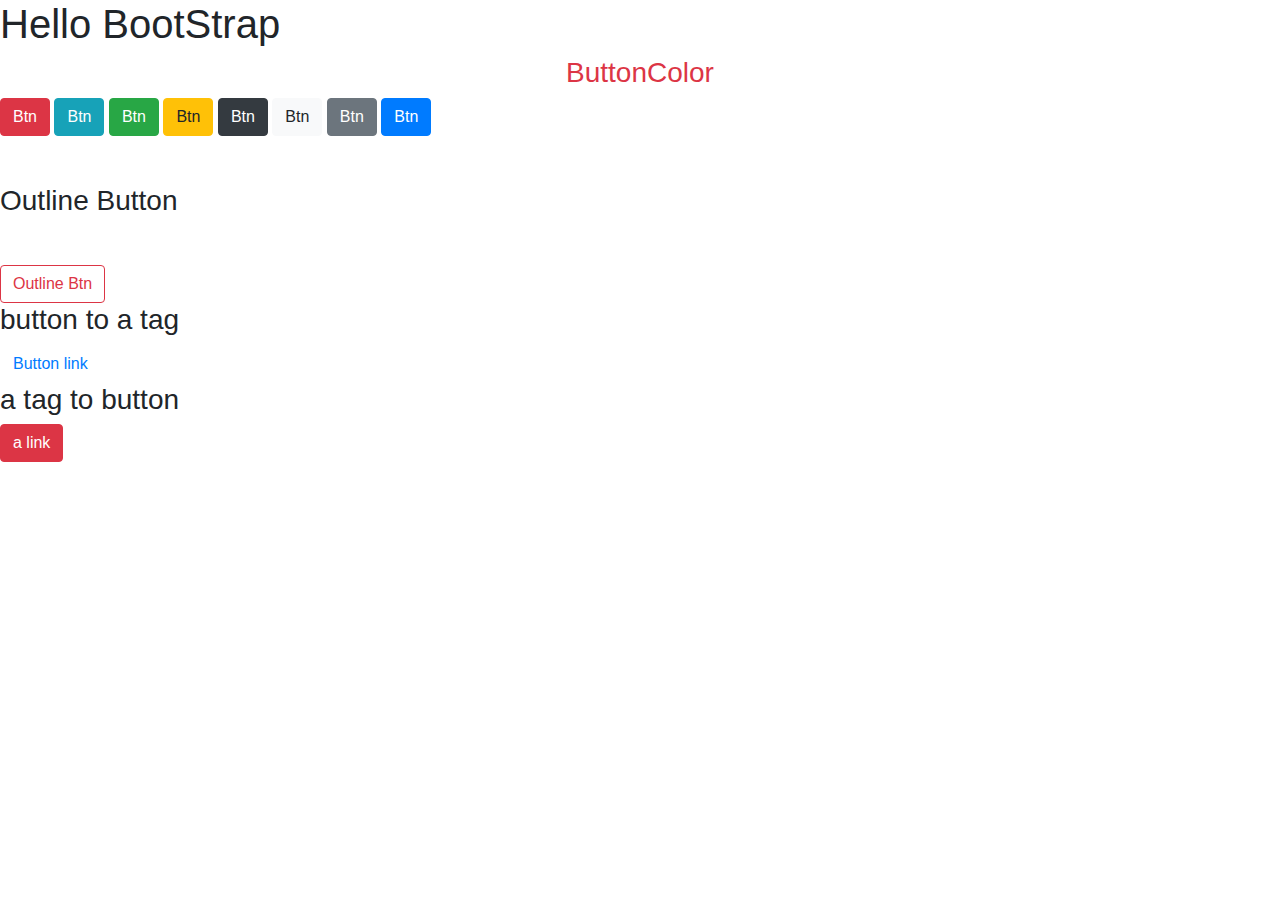
<file: intro.html>
<!DOCTYPE html>
<html>
<head>
	<title></title>
	<link rel="stylesheet" type="text/css" href="boot/css/bootstrap.min.css">
</head>
<body>
	<h1>Hello BootStrap</h1>

	<h3 class="text-center text-danger">ButtonColor</h3>
	<button class="btn btn-danger">Btn</button>
	<button class="btn btn-info">Btn</button>
	<button class="btn btn-success">Btn</button>
	<button class="btn btn-warning">Btn</button>
	<button class="btn btn-dark">Btn</button>
	<button class="btn btn-light">Btn</button>
	<button class="btn btn-secondary">Btn</button>
	<button class="btn btn-primary">Btn</button>



	<h3 class="my-5">Outline Button</h3>
	<button class="btn btn-outline-danger">Outline Btn</button>


	<h3>button to a tag</h3>
	<button class="btn btn-link">Button link</button>

	<h3>a tag to button</h3>
	<a href="" class="btn btn-danger">a link</a>


	<script type="text/javascript" src="boot/js/jquery.min.js"></script>
	<script type="text/javascript" src="boot/js/bootstrap.bundle.min.js"></script>
</body>
</html>
</file>
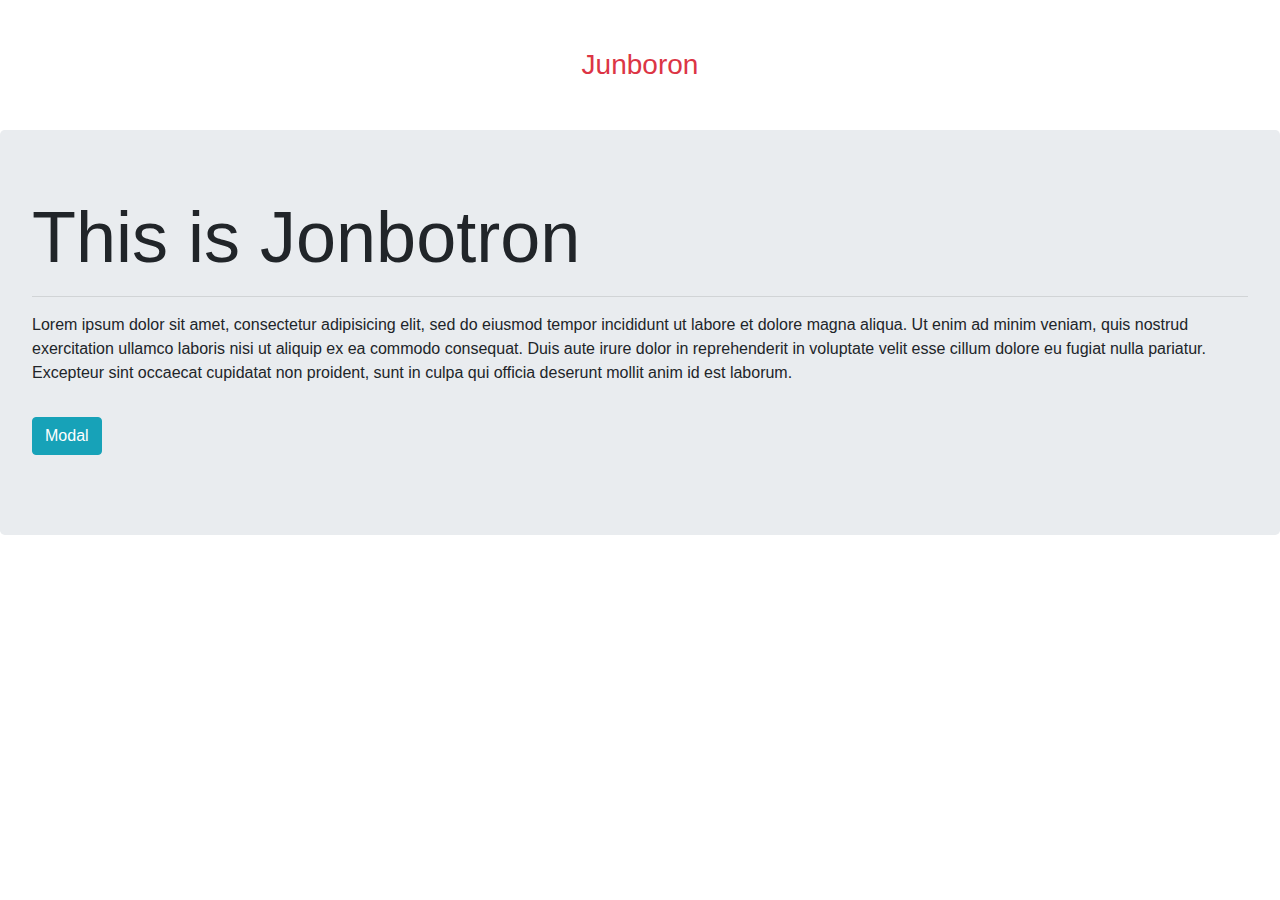
<file: junbotron.html>
<!DOCTYPE html>
<html>
<head>
	<title>Junbotorn</title>
	<link rel="stylesheet" type="text/css" href="boot/css/bootstrap.min.css">
</head>
<body>
	<h3 class="text-center text-danger my-5">Junboron</h3>
	<div class="jumbotron">
		<h3 class="display-3">This is Jonbotron</h3>
		<hr>
		<p>Lorem ipsum dolor sit amet, consectetur adipisicing elit, sed do eiusmod
		tempor incididunt ut labore et dolore magna aliqua. Ut enim ad minim veniam,
		quis nostrud exercitation ullamco laboris nisi ut aliquip ex ea commodo
		consequat. Duis aute irure dolor in reprehenderit in voluptate velit esse
		cillum dolore eu fugiat nulla pariatur. Excepteur sint occaecat cupidatat non
		proident, sunt in culpa qui officia deserunt mollit anim id est laborum.</p>
		<button class="btn btn-info my-3" data-target="#Modal" data-toggle="modal">Modal</button>
	</div>

	<script type="text/javascript" src="boot/js/jquery.min.js"></script>
	<script type="text/javascript" src="boot/js/bootstrap.bundle.min.js"></script>
</body>
</html>
<div class="modal fade" id="Modal">
	<div class="modal-dialog">
		<div class="modal-content">
			<div class="modal-header">
				<h3 class="modal-title">This is Modal header</h3>
				<button class="close" data-dismiss="modal">
					<span>&times;</span>
				</button>
			</div>
			<div class="modal-body">
				<p>Lorem ipsum dolor sit amet, consectetur adipisicing elit, sed do eiusmod
				tempor incididunt ut labore et dolore magna aliqua. Ut enim ad minim veniam,
				quis nostrud exercitation ullamco laboris nisi ut aliquip ex ea commodo
				consequat.</p>
				<img src="img/w8.jpg" class="img-fluid"><br><br>
				<img src="img/w9.jpg" class="img-fluid">
			</div>
			<div class="modal-footer">
				<button class="btn btn-secondary" data-dismiss="modal">Cancel</button>
				<button class="btn btn-success">Save</button>
			</div>
		</div>
	</div>
</div>
</file>
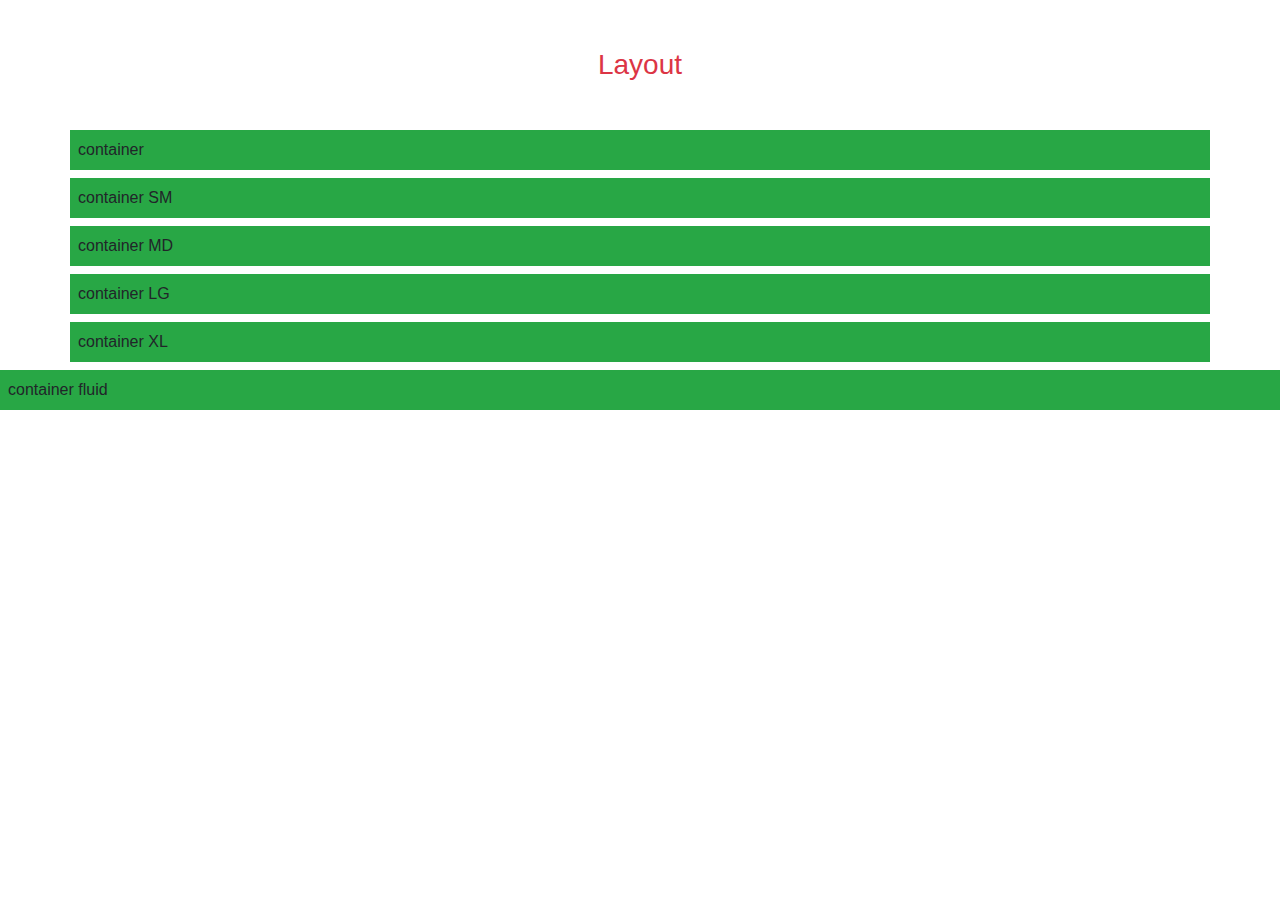
<file: layout.html>
<!DOCTYPE html>
<html>
<head>
	<title>Layout</title>
	<link rel="stylesheet" type="text/css" href="boot/css/bootstrap.min.css">
</head>
<body>
	<h3 class="text-center text-danger my-5">Layout</h3>
	
	<div class="container bg-success p-2 my-2">container</div>
	<div class="container-sm bg-success p-2 my-2">container SM</div>
	<div class="container-md bg-success p-2 my-2">container MD</div>
	<div class="container-lg bg-success p-2 my-2">container LG</div>
	<div class="container-xl bg-success p-2 my-2">container XL</div>
	<div class="container-fluid bg-success p-2 my-2">container fluid</div>
	



	<script type="text/javascript" src="boot/js/jquery.min.js"></script>
	<script type="text/javascript" src="boot/js/bootstrap.bundle.min.js"></script>
</body>
</html>
</file>
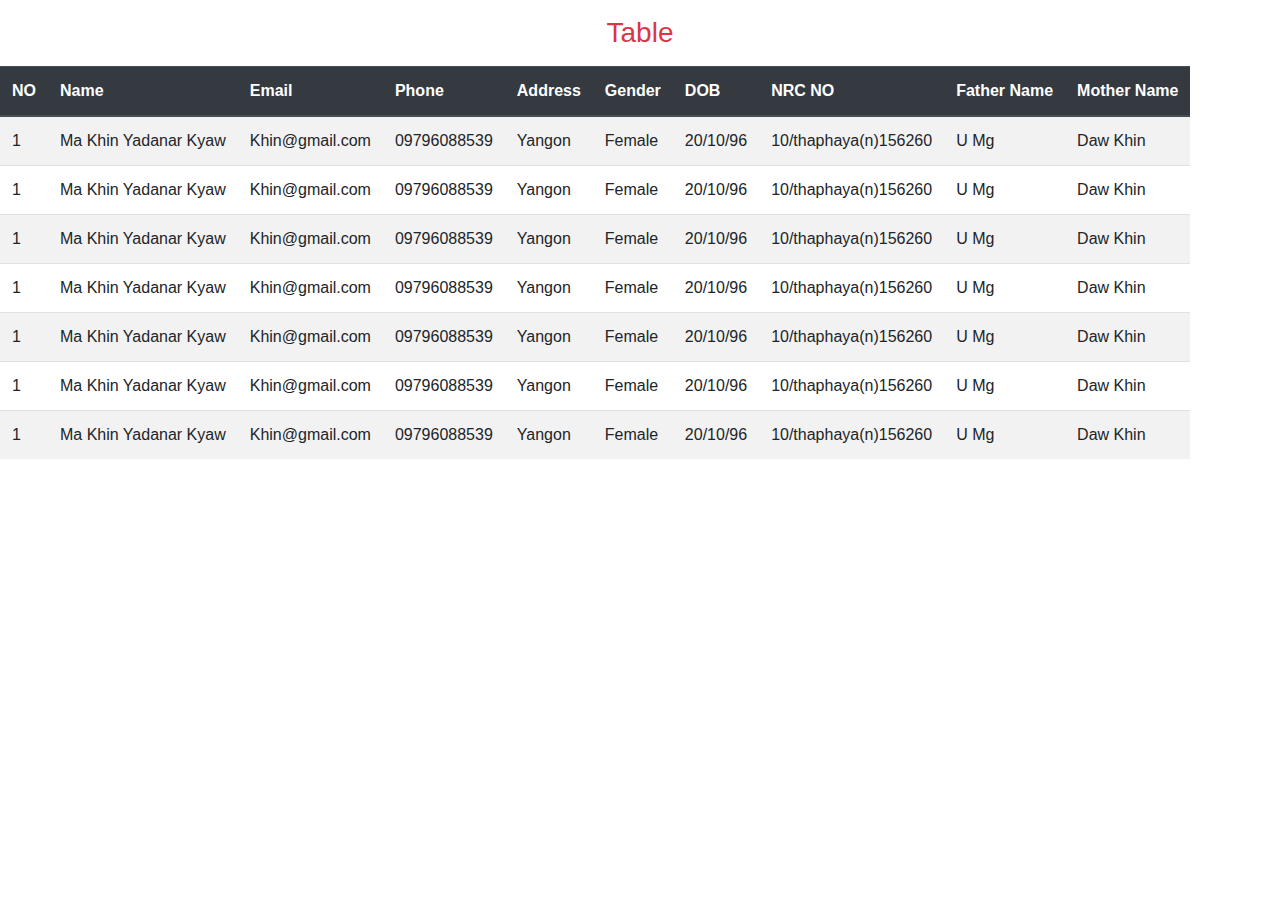
<file: table.html>
<!DOCTYPE html>
<html>
<head>
	<title>Table</title>
	<link rel="stylesheet" type="text/css" href="boot/css/bootstrap.min.css">
</head>
<body>
	<h3 class="text-center text-danger my-3">Table</h3>
	<table class="table table-responsive table-striped">
		<thead class="thead-dark">
			<th>NO</th>
			<th>Name</th>
			<th>Email</th>
			<th>Phone</th>
			<th>Address</th>
			<th>Gender</th>
			<th>DOB</th>
			<th>NRC NO</th>
			<th>Father Name</th>
			<th>Mother Name</th>
		</thead>
		<tbody>
			<tr>
				<td>1</td>
				<td>Ma Khin Yadanar Kyaw</td>
				<td>Khin@gmail.com</td>
				<td>09796088539</td>
				<td>Yangon</td>
				<td>Female</td>
				<td>20/10/96</td>
				<td>10/thaphaya(n)156260</td>
				<td>U Mg</td>
				<td>Daw Khin</td>
			</tr>
			<tr>
				<td>1</td>
				<td>Ma Khin Yadanar Kyaw</td>
				<td>Khin@gmail.com</td>
				<td>09796088539</td>
				<td>Yangon</td>
				<td>Female</td>
				<td>20/10/96</td>
				<td>10/thaphaya(n)156260</td>
				<td>U Mg</td>
				<td>Daw Khin</td>
			</tr>
			<tr>
				<td>1</td>
				<td>Ma Khin Yadanar Kyaw</td>
				<td>Khin@gmail.com</td>
				<td>09796088539</td>
				<td>Yangon</td>
				<td>Female</td>
				<td>20/10/96</td>
				<td>10/thaphaya(n)156260</td>
				<td>U Mg</td>
				<td>Daw Khin</td>
			</tr>
			<tr>
				<td>1</td>
				<td>Ma Khin Yadanar Kyaw</td>
				<td>Khin@gmail.com</td>
				<td>09796088539</td>
				<td>Yangon</td>
				<td>Female</td>
				<td>20/10/96</td>
				<td>10/thaphaya(n)156260</td>
				<td>U Mg</td>
				<td>Daw Khin</td>
			</tr>
			<tr>
				<td>1</td>
				<td>Ma Khin Yadanar Kyaw</td>
				<td>Khin@gmail.com</td>
				<td>09796088539</td>
				<td>Yangon</td>
				<td>Female</td>
				<td>20/10/96</td>
				<td>10/thaphaya(n)156260</td>
				<td>U Mg</td>
				<td>Daw Khin</td>
			</tr>
			<tr>
				<td>1</td>
				<td>Ma Khin Yadanar Kyaw</td>
				<td>Khin@gmail.com</td>
				<td>09796088539</td>
				<td>Yangon</td>
				<td>Female</td>
				<td>20/10/96</td>
				<td>10/thaphaya(n)156260</td>
				<td>U Mg</td>
				<td>Daw Khin</td>
			</tr>
			<tr>
				<td>1</td>
				<td>Ma Khin Yadanar Kyaw</td>
				<td>Khin@gmail.com</td>
				<td>09796088539</td>
				<td>Yangon</td>
				<td>Female</td>
				<td>20/10/96</td>
				<td>10/thaphaya(n)156260</td>
				<td>U Mg</td>
				<td>Daw Khin</td>
			</tr>
		</tbody>
	</table>

	<script type="text/javascript" src="boot/js/jquery.min.js"></script>
	<script type="text/javascript" src="boot/js/bootstrap.bundle.min.js"></script>
</body>
</html>
</file>
